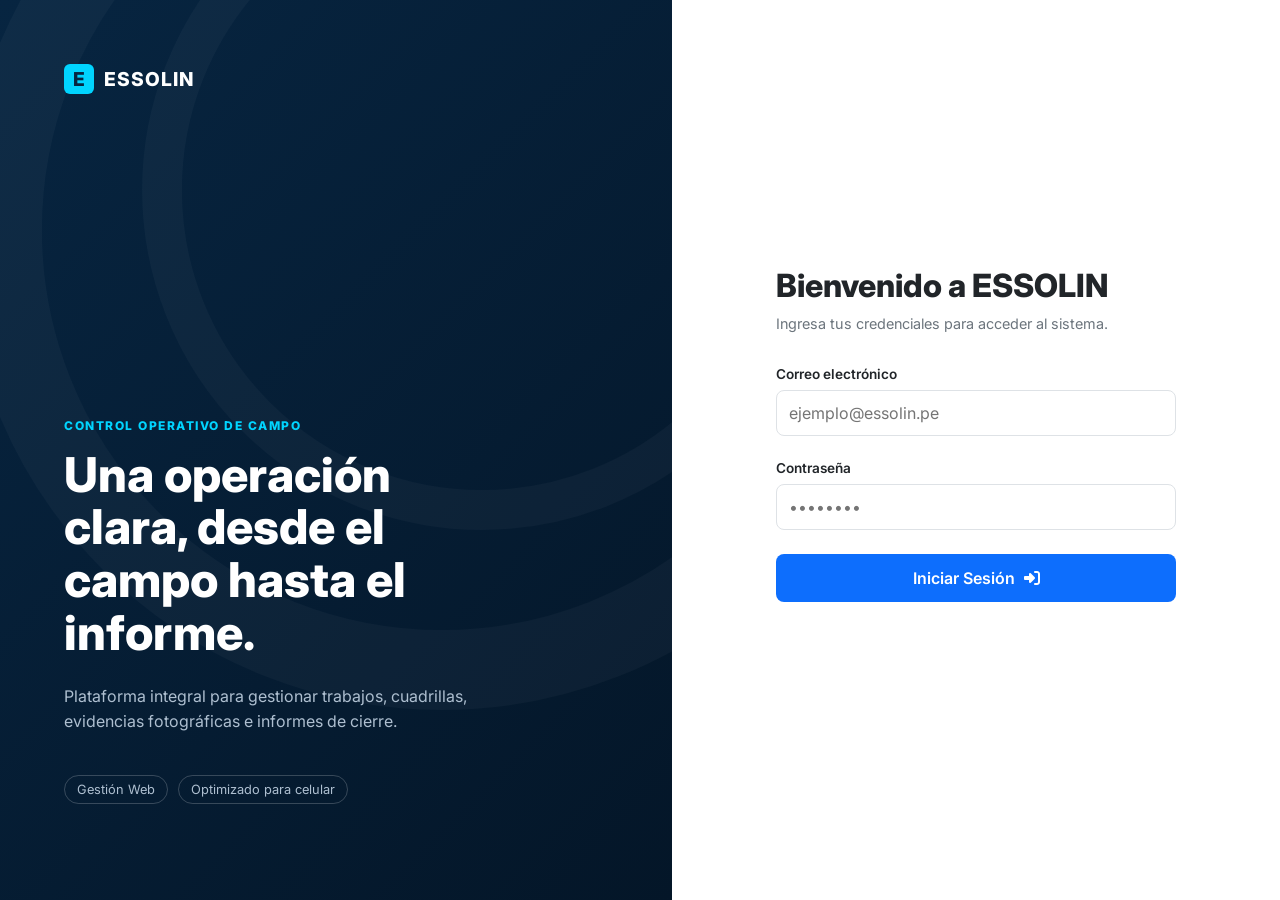
<file: Vistas/index2.html>
<!DOCTYPE html>
<html lang="es">
<head>
    <meta charset="UTF-8">
    <meta name="viewport" content="width=device-width, initial-scale=1.0">
    <title>ESSOLIN - Iniciar Sesión</title>
    
    <!-- Fuentes e íconos -->
    <link href="https://fonts.googleapis.com/css2?family=Inter:wght@400;600;800&display=swap" rel="stylesheet">
    <link rel="stylesheet" href="https://cdnjs.cloudflare.com/ajax/libs/font-awesome/6.4.0/css/all.min.css">
    
    <!-- Tu CSS de pantalla dividida -->
    <link rel="stylesheet" href="../css/login.css">

    <style>
        /* Estilo para que tu caja de error se vea bien en el nuevo diseño */
        #resultado {
            display: none;
            margin-top: 15px;
            padding: 12px;
            border-radius: 8px;
            background-color: #f8d7da;
            color: #842029;
            border: 1px solid #f5c2c7;
            font-size: 0.9rem;
        }
    </style>
</head>
<body>

    <!-- ESTRUCTURA DEL DISEÑO MODERNO (PANTALLA DIVIDIDA) -->
    <div class="login-wrapper">
        
        <!-- MITAD IZQUIERDA (Diseño Azul) -->
        <div class="login-left">
            <div class="logo">
                <div class="logo-icon">E</div> ESSOLIN
            </div>
            
            <div class="brand-content">
                <span class="kicker">CONTROL OPERATIVO DE CAMPO</span>
                <h1>Una operación clara, desde el campo hasta el informe.</h1>
                <p>Plataforma integral para gestionar trabajos, cuadrillas, evidencias fotográficas e informes de cierre.</p>
                
                <div class="badges">
                    <span class="badge">Gestión Web</span>
                    <span class="badge">Optimizado para celular</span>
                </div>
            </div>
        </div>

        <!-- MITAD DERECHA (Formulario) -->
        <div class="login-right">
            <div class="form-container">
                <h2>Bienvenido a ESSOLIN</h2>
                <p>Ingresa tus credenciales para acceder al sistema.</p>

                <form id="loginForm">
                    <div class="input-group">
                        <label for="correo">Correo electrónico</label>
                        <input type="email" id="correo" placeholder="ejemplo@essolin.pe" required>
                    </div>
                    
                    <div class="input-group">
                        <label for="clave">Contraseña</label>
                        <input type="password" id="clave" placeholder="••••••••" required>
                    </div>

                    <button type="submit" class="btn-submit">
                        Iniciar Sesión <i class="fas fa-sign-in-alt" style="margin-left: 5px;"></i>
                    </button>

                    <!-- CAJA DE RESULTADO -->
                    <div id="resultado"></div>
                </form>
            </div>
        </div>
    </div>

    <!-- SCRIPT DE JAVASCRIPT -->
    <script>
        // === LÓGICA DE INICIO DE SESIÓN ===
        document.getElementById('loginForm').addEventListener('submit', function(e) {
            e.preventDefault(); 

            const email = document.getElementById('correo').value;
            const password = document.getElementById('clave').value;
            const cajaResultado = document.getElementById('resultado');

            cajaResultado.style.display = 'none';

            // AQUÍ ESTÁ EL ÚNICO CAMBIO: Ahora apunta al AuthController del patrón DAO
            fetch('../Controlador/AuthController.php', {
                method: 'POST',
                headers: { 'Content-Type': 'application/json' },
                body: JSON.stringify({ email: email, password: password })
            })
            .then(response => {
                if (!response.ok) throw new Error("Error en la comunicación con el servidor");
                return response.json();
            })
            .then(data => {
                if(data.success) {
                    localStorage.setItem('usuarioNombre', data.nombre);
                    localStorage.setItem('usuarioRol', data.rol); // Nombre del rol
                    localStorage.setItem('idRol', data.id_rol);   // ID numérico para comparar fácil
                    localStorage.setItem('idCuadrilla', data.id_cuadrilla);
                    window.location.href = "dashboard.php"; 
                } else {
                    cajaResultado.innerHTML = `<i class="fas fa-exclamation-circle"></i> ${data.mensaje}`;
                    cajaResultado.style.display = 'block';
                }
            })
            .catch(error => {
                console.error("Hubo un problema:", error);
                cajaResultado.innerHTML = `<i class="fas fa-plug"></i> Error de conexión. Verifica la ruta o el servidor.`;
                cajaResultado.style.display = 'block';
            });
        });
    </script>
</body>
</html>
</file>
<file: css/login.css>
:root {
    --primary-blue: #0d6efd;
    --dark-bg: #072541;
    --dark-gradient: linear-gradient(135deg, #072541 0%, #041628 100%);
    --light-accent: #00d4ff;
    --text-dark: #212529;
    --text-gray: #6c757d;
    --border-color: #dee2e6;
}
* {
    margin: 0;
    padding: 0;
    box-sizing: border-box;
    font-family: 'Inter', sans-serif;
}

body {
    display: flex;
    min-height: 100vh;
    background-color: #ffffff;
}

/* --- CONTENEDOR PRINCIPAL --- */
.login-wrapper {
    display: flex;
    width: 100%;
}

/* --- PANEL IZQUIERDO (Branding) --- */
.login-left {
    flex: 1;
    background: var(--dark-gradient);
    color: #ffffff;
    padding: 4rem;
    display: flex;
    flex-direction: column;
    justify-content: space-between;
    position: relative;
    overflow: hidden;
}

.login-left::before, .login-left::after {
    content: '';
    position: absolute;
    border-radius: 50%;
    border: 40px solid rgba(255, 255, 255, 0.03);
}

.login-left::before {
    width: 600px;
    height: 600px;
    top: -150px;
    right: -150px;
}

.login-left::after {
    width: 800px;
    height: 800px;
    top: -250px;
    right: -250px;
    border-width: 80px;
}

.logo {
    display: flex;
    align-items: center;
    font-weight: 800;
    font-size: 1.2rem;
    letter-spacing: 1px;
    z-index: 1;
}

.logo-icon {
    background-color: var(--light-accent);
    color: var(--dark-bg);
    width: 30px;
    height: 30px;
    display: flex;
    align-items: center;
    justify-content: center;
    border-radius: 6px;
    margin-right: 10px;
}

.brand-content {
    z-index: 1;
    max-width: 450px;
    margin-bottom: 2rem;
}

.kicker {
    color: var(--light-accent);
    font-size: 0.75rem;
    font-weight: 800;
    letter-spacing: 1.5px;
    text-transform: uppercase;
    margin-bottom: 1rem;
    display: block;
}

.brand-content h1 {
    font-size: 3rem;
    line-height: 1.1;
    margin-bottom: 1.5rem;
    font-weight: 800;
}

.brand-content p {
    color: #aebfd0;
    font-size: 1rem;
    line-height: 1.6;
    margin-bottom: 2.5rem;
}

.badges {
    display: flex;
    gap: 10px;
    flex-wrap: wrap;
}

.badge {
    padding: 6px 12px;
    border: 1px solid rgba(255, 255, 255, 0.2);
    border-radius: 20px;
    font-size: 0.8rem;
    color: #aebfd0;
}

/* --- PANEL DERECHO (Formulario) --- */
.login-right {
    flex: 1;
    display: flex;
    align-items: center;
    justify-content: center;
    padding: 2rem;
}

.form-container {
    width: 100%;
    max-width: 400px;
}

.form-kicker {
    color: var(--primary-blue);
    font-size: 0.75rem;
    font-weight: 800;
    letter-spacing: 1px;
    text-transform: uppercase;
    margin-bottom: 0.5rem;
    display: block;
}

.form-container h2 {
    font-size: 2rem;
    color: var(--text-dark);
    margin-bottom: 0.5rem;
    font-weight: 800;
}

.form-container > p {
    color: var(--text-gray);
    font-size: 0.9rem;
    margin-bottom: 2rem;
    line-height: 1.5;
}

.input-group {
    margin-bottom: 1.5rem;
}

.input-group label {
    display: block;
    margin-bottom: 0.5rem;
    font-size: 0.85rem;
    font-weight: 600;
    color: var(--text-dark);
}

.input-group input {
    width: 100%;
    padding: 12px;
    border: 1px solid var(--border-color);
    border-radius: 8px;
    font-size: 1rem;
    transition: border-color 0.3s;
}

.input-group input:focus {
    outline: none;
    border-color: var(--primary-blue);
}

.btn-submit {
    width: 100%;
    padding: 14px;
    background-color: var(--primary-blue);
    color: white;
    border: none;
    border-radius: 8px;
    font-size: 1rem;
    font-weight: 600;
    cursor: pointer;
    transition: background-color 0.3s;
    margin-bottom: 2rem;
}

.btn-submit:hover {
    background-color: #0b5ed7;
}

/* --- TARJETAS DE DEMOSTRACIÓN --- */
.demo-cards {
    display: flex;
    flex-direction: column;
    gap: 10px;
}

.demo-card {
    display: flex;
    align-items: center;
    padding: 12px;
    border: 1px solid var(--border-color);
    border-radius: 8px;
    cursor: pointer;
    transition: all 0.2s ease;
}

.demo-card:hover {
    border-color: var(--primary-blue);
    background-color: #f8fbff;
}

.demo-icon {
    width: 32px;
    height: 32px;
    background-color: #e9ecef;
    border-radius: 6px;
    display: flex;
    align-items: center;
    justify-content: center;
    margin-right: 15px;
    font-size: 14px;
}

.demo-details {
    display: flex;
    flex-direction: column;
}

.demo-details strong {
    font-size: 0.85rem;
    color: var(--text-dark);
}

.demo-details span {
    font-size: 0.75rem;
    color: var(--text-gray);
}

/* --- DISEÑO RESPONSIVO --- */
@media (max-width: 900px) {
    .login-wrapper {
        flex-direction: column;
    }
    .login-left {
        padding: 2rem;
    }
    .brand-content h1 {
        font-size: 2rem;
    }
}
</file>
